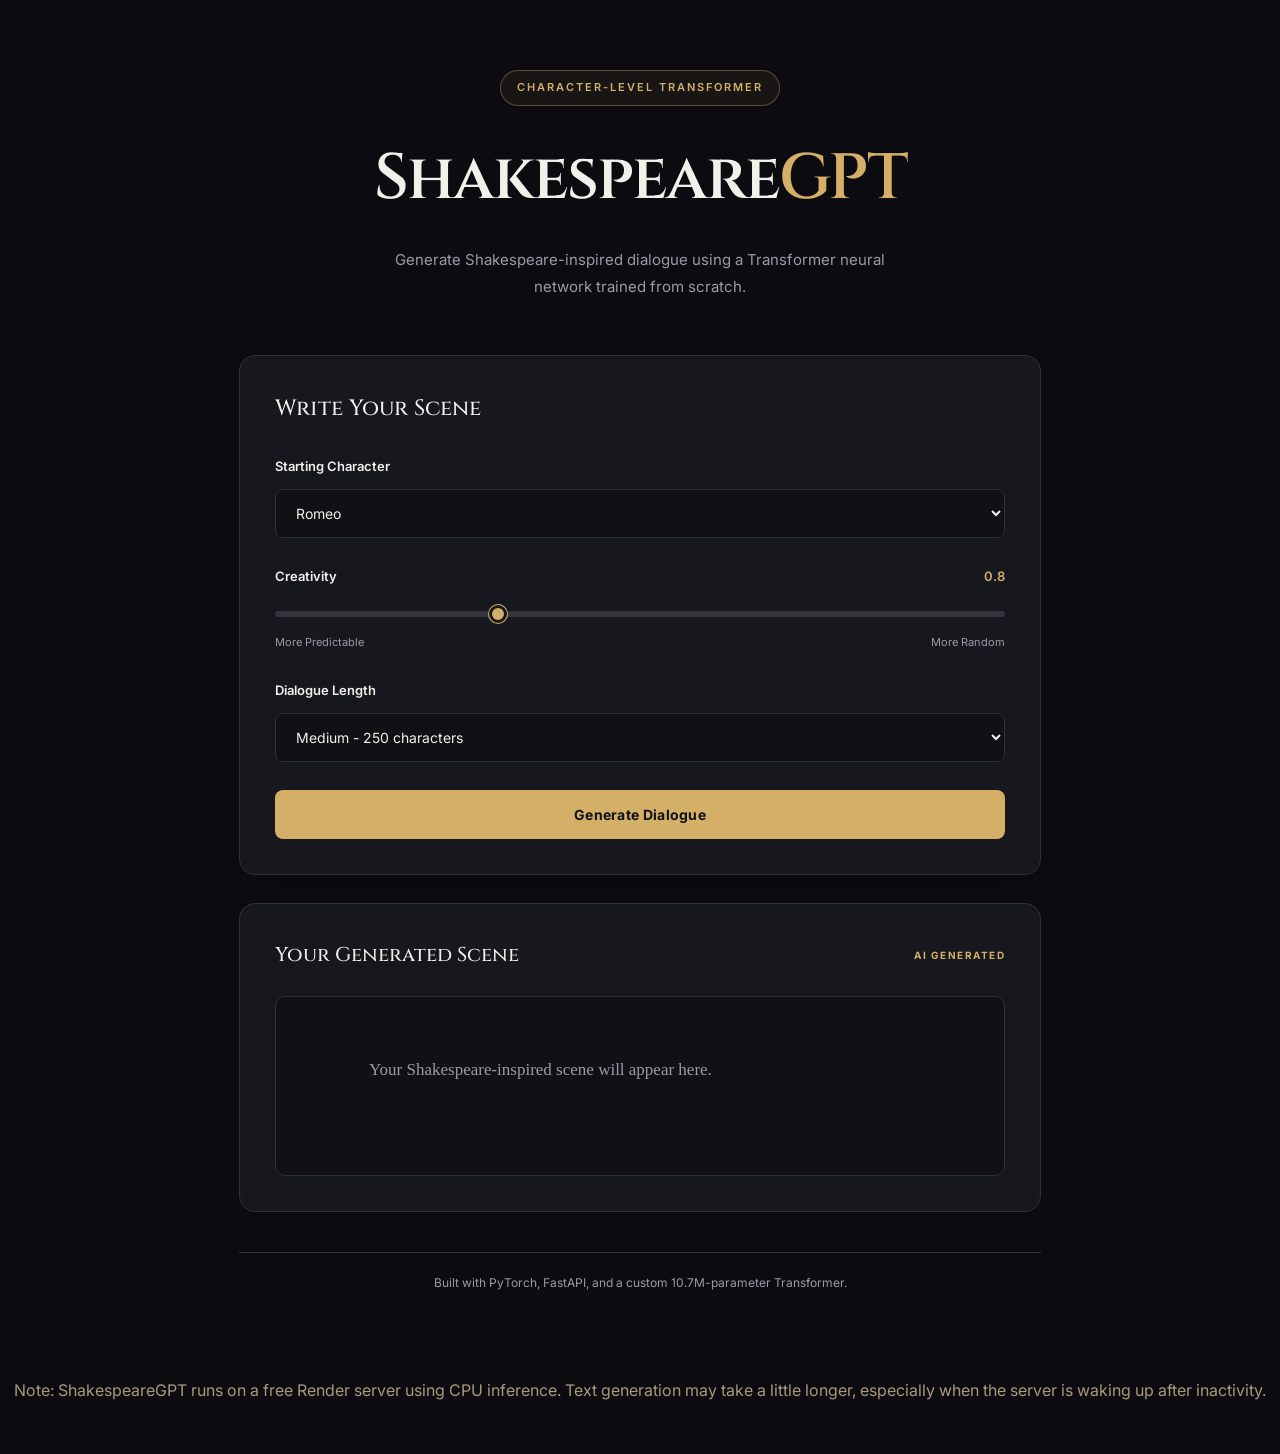
<file: shakespeare/index.html>
<!DOCTYPE html>
<html lang="en">

<head>
    <meta charset="UTF-8">
    <meta name="viewport" content="width=device-width, initial-scale=1.0">

    <link rel="icon" href="data:image/svg+xml,<svg xmlns=%22http://www.w3.org/2000/svg%22 viewBox=%220 0 100 100%22><text y=%22.9em%22 font-size=%2290%22>🎭</text></svg>">

    <title>ShakespeareGPT | AI Play Generator</title>

    <link rel="stylesheet" href="style.css">
</head>

<body>

    <main class="container">

        <!-- Page header -->
        <header class="header">
            <div class="badge">CHARACTER-LEVEL TRANSFORMER</div>

            <h1>Shakespeare<span>GPT</span></h1>

            <p>
                Generate Shakespeare-inspired dialogue using a
                Transformer neural network trained from scratch.
            </p>
        </header>

        <!-- Generation settings -->
        <section class="generator">

            <h2>Write Your Scene</h2>

            <div class="form-group">
                <label for="prompt">Starting Character</label>

                <select id="prompt">
                    <option value="ROMEO:&#10;">Romeo</option>
                    <option value="HAMLET:&#10;">Hamlet</option>
                    <option value="MACBETH:&#10;">Macbeth</option>
                    <option value="KING LEAR:&#10;">King Lear</option>
                </select>
            </div>

            <div class="form-group">
                <label for="temperature">
                    Creativity
                    <span id="temperature-value">0.8</span>
                </label>

                <input type="range"
                       id="temperature"
                       min="0.5"
                       max="1.5"
                       step="0.1"
                       value="0.8">

                <div class="slider-labels">
                    <span>More Predictable</span>
                    <span>More Random</span>
                </div>
            </div>

            <div class="form-group">
                <label for="length">Dialogue Length</label>

                <select id="length">
                    <option value="150">Short - 150 characters</option>
                    <option value="250" selected>Medium - 250 characters</option>
                    <option value="500">Long - 500 characters</option>
                </select>
            </div>

            <button id="generate-btn" type="button">
                Generate Dialogue
            </button>

        </section>

        <!-- Generated dialogue -->
        <section class="output-section">

            <div class="output-header">
                <h2>Your Generated Scene</h2>
                <span class="output-label">AI GENERATED</span>
            </div>

            <div id="output" class="output">
                Your Shakespeare-inspired scene will appear here.
            </div>

        </section>

        <!-- Project information -->
        <footer>
            Built with PyTorch, FastAPI, and a custom
            10.7M-parameter Transformer.
        </footer>

    </main>

    <script src="script.js"></script>

    <p class="server-notice">
        Note: ShakespeareGPT runs on a free Render server using CPU inference.
        Text generation may take a little longer, especially when the server
        is waking up after inactivity.
    </p>

</body>
</html>
</file>
<file: shakespeare/style.css>
/* Import fonts */
@import url('https://fonts.googleapis.com/css2?family=Cinzel:wght@400;500;600;700&family=Inter:wght@400;500;600;700&display=swap');


/* Global styles */
* {
    margin: 0;
    padding: 0;
    box-sizing: border-box;
}

:root {
    --background: #0c0c10;
    --card: #17171e;
    --card-hover: #1e1e27;
    --border: #30303a;
    --gold: #d4af67;
    --gold-light: #f0d49a;
    --text: #f2f0eb;
    --text-muted: #9b9ba7;
}

body {
    background: var(--background);
    color: var(--text);
    font-family: 'Inter', sans-serif;
    min-height: 100vh;
    line-height: 1.6;
}


/* Main container */
.container {
    width: 100%;
    max-width: 850px;
    margin: 0 auto;
    padding: 70px 24px 40px;
}


/* Header */
.header {
    text-align: center;
    margin-bottom: 55px;
}

.badge {
    display: inline-block;
    padding: 8px 16px;
    margin-bottom: 22px;
    border: 1px solid rgba(212, 175, 103, 0.35);
    border-radius: 30px;
    color: var(--gold);
    background: rgba(212, 175, 103, 0.06);
    font-size: 11px;
    font-weight: 600;
    letter-spacing: 2px;
}

.header h1 {
    font-family: 'Cinzel', serif;
    font-size: clamp(40px, 7vw, 64px);
    font-weight: 600;
    letter-spacing: -2px;
    margin-bottom: 16px;
}

    .header h1 span {
        color: var(--gold);
    }

.header p {
    max-width: 550px;
    margin: 0 auto;
    color: var(--text-muted);
    font-size: 15px;
    line-height: 1.8;
}


/* Generator card */
.generator {
    background: var(--card);
    border: 1px solid var(--border);
    border-radius: 16px;
    padding: 35px;
    margin-bottom: 28px;
    box-shadow: 0 12px 40px rgba(0, 0, 0, 0.15);
}

    .generator h2 {
        font-family: 'Cinzel', serif;
        font-size: 22px;
        font-weight: 500;
        margin-bottom: 30px;
    }


/* Form elements */
.form-group {
    margin-bottom: 28px;
}

    .form-group label {
        display: flex;
        justify-content: space-between;
        align-items: center;
        margin-bottom: 12px;
        font-size: 13px;
        font-weight: 600;
        color: var(--text);
    }

        .form-group label span {
            color: var(--gold);
            font-size: 13px;
        }

select {
    width: 100%;
    padding: 14px 16px;
    background: #101015;
    color: var(--text);
    border: 1px solid var(--border);
    border-radius: 8px;
    font-family: 'Inter', sans-serif;
    font-size: 14px;
    cursor: pointer;
    outline: none;
    transition: border-color 0.2s ease;
}

    select:hover {
        border-color: #555561;
    }

    select:focus {
        border-color: var(--gold);
    }


/* Creativity slider */
input[type="range"] {
    width: 100%;
    height: 6px;
    appearance: none;
    -webkit-appearance: none;
    background: #34343e;
    border-radius: 10px;
    cursor: pointer;
    outline: none;
}

    input[type="range"]::-webkit-slider-thumb {
        appearance: none;
        -webkit-appearance: none;
        width: 18px;
        height: 18px;
        background: var(--gold);
        border: 3px solid var(--card);
        border-radius: 50%;
        box-shadow: 0 0 0 1px var(--gold);
        cursor: pointer;
        transition: transform 0.2s ease;
    }

        input[type="range"]::-webkit-slider-thumb:hover {
            transform: scale(1.15);
        }

    input[type="range"]::-moz-range-thumb {
        width: 14px;
        height: 14px;
        background: var(--gold);
        border: 2px solid var(--card);
        border-radius: 50%;
        cursor: pointer;
    }

.slider-labels {
    display: flex;
    justify-content: space-between;
    margin-top: 10px;
    color: var(--text-muted);
    font-size: 11px;
}


/* Generate button */
#generate-btn {
    width: 100%;
    padding: 16px 24px;
    background: var(--gold);
    color: #101015;
    border: none;
    border-radius: 8px;
    font-family: 'Inter', sans-serif;
    font-size: 14px;
    font-weight: 700;
    letter-spacing: 0.3px;
    cursor: pointer;
    transition: background 0.2s ease, transform 0.2s ease, box-shadow 0.2s ease;
}

    #generate-btn:hover {
        background: var(--gold-light);
        transform: translateY(-2px);
        box-shadow: 0 6px 20px rgba(212, 175, 103, 0.2);
    }

    #generate-btn:active {
        transform: translateY(0);
    }

    #generate-btn:disabled {
        opacity: 0.6;
        cursor: not-allowed;
        transform: none;
    }


/* Output section */
.output-section {
    background: var(--card);
    border: 1px solid var(--border);
    border-radius: 16px;
    padding: 35px;
    margin-bottom: 40px;
}

.output-header {
    display: flex;
    justify-content: space-between;
    align-items: center;
    gap: 15px;
    margin-bottom: 25px;
}

    .output-header h2 {
        font-family: 'Cinzel', serif;
        font-size: 20px;
        font-weight: 500;
    }

.output-label {
    color: var(--gold);
    font-size: 10px;
    font-weight: 700;
    letter-spacing: 1.5px;
    white-space: nowrap;
}


/* Generated dialogue display */
.output {
    min-height: 180px;
    padding: 25px;
    background: #101015;
    border: 1px solid var(--border);
    border-radius: 10px;
    color: var(--text-muted);
    font-family: Georgia, 'Times New Roman', serif;
    font-size: 17px;
    line-height: 1.9;
    white-space: pre-wrap;
    overflow-wrap: anywhere;
    transition: border-color 0.2s ease;
}

    .output.has-content {
        color: var(--text);
        border-color: rgba(212, 175, 103, 0.35);
    }


/* Footer */
footer {
    text-align: center;
    padding: 20px 0;
    color: var(--text-muted);
    font-size: 12px;
    border-top: 1px solid var(--border);
}


/* Mobile responsiveness */
@media (max-width: 600px) {

    .container {
        padding: 45px 16px 25px;
    }

    .header {
        margin-bottom: 35px;
    }

        .header h1 {
            letter-spacing: -1px;
        }

        .header p {
            font-size: 14px;
        }

    .generator,
    .output-section {
        padding: 24px 20px;
        border-radius: 12px;
    }

        .generator h2 {
            font-size: 19px;
        }

    .output-header h2 {
        font-size: 17px;
    }

    .output {
        padding: 18px;
        font-size: 15px;
    }

    .badge {
        font-size: 9px;
        letter-spacing: 1.5px;
    }
}

.server-notice {
    font-size: 1rem;
    color: #b8a98a;
    text-align: center;
    line-height: 1.7;
    margin: 25px 0 50px 0;
    opacity: 0.9;
}
</file>
